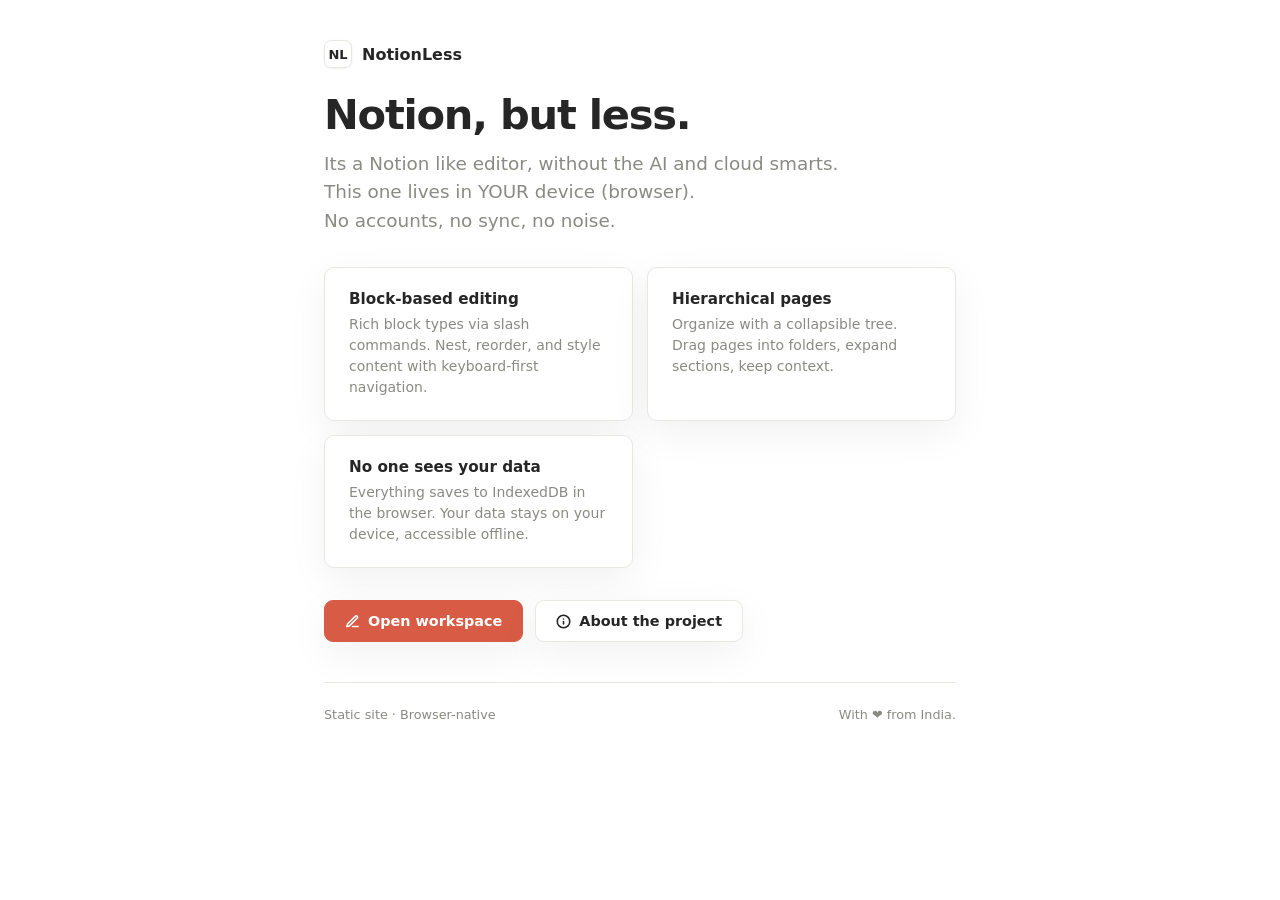
<file: index.html>
<!doctype html>
<html lang="en">
<head>
<meta charset="utf-8">
<meta name="viewport" content="width=device-width,initial-scale=1">
<title>NotionLess</title>
<link rel="preconnect" href="https://esm.sh">
<link rel="stylesheet" href="css/theme.css">
  <link rel="stylesheet" href="https://esm.sh/@blocknote/core@0.51.3/style.css">
  <link rel="stylesheet" href="https://esm.sh/@blocknote/core@0.51.3/fonts/inter.css">
  <script>
    (function () {
      var key = "notion-theme";
      var mode;
      try { mode = localStorage.getItem(key) || "auto"; }
      catch (e) { mode = "auto"; }
      var html = document.documentElement;
      html.removeAttribute("data-theme");
      if (mode === "light") html.setAttribute("data-theme", "light");
      else if (mode === "dark") html.setAttribute("data-theme", "dark");
      else {
        var dark = window.matchMedia && window.matchMedia("(prefers-color-scheme: dark)").matches;
        html.setAttribute("data-theme", dark ? "dark" : "light");
      }
    })();
  </script>
  <style>
  @import url('css/app.css');
  body { overflow:auto; background:var(--bg); }

  .landing {
    max-width:680px;
    margin:0 auto;
    padding:40px 24px;
  }

  .brand-row {
    display:flex;
    align-items:center;
    gap:10px;
    font-weight:700;
    font-size:1rem;
    margin-bottom:24px;
  }
  .brand-mark {
    width:28px;
    height:28px;
    display:grid;
    place-items:center;
    border-radius:7px;
    background:#fff;
    border:1px solid var(--border);
    box-shadow:0 1px 3px rgba(0,0,0,.06);
    font-size:13px;
  }

  .hero {
    margin-bottom:32px;
  }
  h1 {
    font-size:2.6rem;
    font-weight:700;
    letter-spacing:-.03em;
    line-height:1.1;
    margin:0 0 12px;
    color:var(--text);
  }
  .lead {
    font-size:1.15rem;
    line-height:1.55;
    color:var(--muted);
    margin:0;
    max-width:520px;
  }

  .features {
    display:grid;
    gap:14px;
    grid-template-columns: repeat(auto-fit, minmax(240px, 1fr));
    margin-bottom:32px;
  }
  .feature {
    padding:22px 24px;
    border:1px solid var(--border);
    border-radius:var(--radius);
    background:var(--panel);
    box-shadow:var(--shadow);
  }
  .feature h2 {
    font-size:.95rem;
    font-weight:700;
    margin:0 0 6px;
    color:var(--text);
  }
  .feature p {
    font-size:.875rem;
    line-height:1.5;
    color:var(--muted);
    margin:0;
  }

  .nav {
    display:flex;
    gap:12px;
    flex-wrap:wrap;
  }
  .nav a {
    display:inline-flex;
    align-items:center;
    gap:8px;
    padding:12px 20px;
    border:1px solid var(--border);
    border-radius:9px;
    background:var(--panel);
    box-shadow:var(--shadow);
    text-decoration:none;
    color:var(--text);
    font-size:.9rem;
    font-weight:600;
    transition:transform .1s ease, box-shadow .1s ease;
  }
  .nav a:hover {
    transform:translateY(-2px);
    box-shadow:0 16px 44px rgba(0,0,0,.08);
  }
  .nav a.primary {
    background:var(--accent);
    color:#fff;
    border-color:var(--accent);
  }
  .nav a svg {
    width:15px;
    height:15px;
    flex-shrink:0;
  }

  footer {
    margin-top:40px;
    padding-top:24px;
    border-top:1px solid var(--border);
    display:flex;
    justify-content:space-between;
    align-items:center;
    flex-wrap:wrap;
    gap:12px;
  }
  footer p {
    margin:0;
    font-size:.8rem;
    color:var(--muted);
  }
  footer a {
    color:var(--accent);
    text-decoration:none;
    font-size:.8rem;
  }
  footer a:hover { text-decoration:underline; }
</style>
</head>
<body>
<main class="landing" role="main" aria-label="Landing">
  <div class="brand-row" aria-label="NotionLess">
    <div class="brand-mark" aria-hidden="true">NL</div>
    <span>NotionLess</span>
  </div>

  <div class="hero">
    <h1>Notion, but less.</h1>
    <p class="lead">Its a Notion like editor, without the AI and cloud smarts.</p>
    <p class="lead">This one lives in YOUR device (browser).</p>
    <p class="lead"> No accounts, no sync, no noise.</p>
  </div>

  <div class="features">
    <div class="feature">
      <h2>Block-based editing</h2>
      <p>Rich block types via slash commands. Nest, reorder, and style content with keyboard-first navigation.</p>
    </div>
    <div class="feature">
      <h2>Hierarchical pages</h2>
      <p>Organize with a collapsible tree. Drag pages into folders, expand sections, keep context.</p>
    </div>
    <div class="feature">
      <h2>No one sees your data</h2>
      <p>Everything saves to IndexedDB in the browser. Your data stays on your device, accessible offline.</p>
    </div>
  </div>

  <nav class="nav" aria-label="Pages">
    <a href="app.html" class="primary">
      <svg viewBox="0 0 24 24" fill="none" stroke="currentColor" stroke-width="2.5" stroke-linecap="round" stroke-linejoin="round"><path d="M12 20h9"/><path d="M16.5 3.5a2.121 2.121 0 0 1 3 3L7 19l-4 1 1-4L16.5 3.5z"/></svg>
      Open workspace
    </a>
    <a href="about.html">
      <svg viewBox="0 0 24 24" fill="none" stroke="currentColor" stroke-width="2.5" stroke-linecap="round" stroke-linejoin="round"><circle cx="12" cy="12" r="10"/><path d="M12 16v-4"/><path d="M12 8h.01"/></svg>
      About the project
    </a>
  </nav>

  <footer>
    <p>Static site  ·  Browser-native</p>

    <p>With ❤️ from India.</p>
  </footer>
</main>
</body>
</html>
</file>
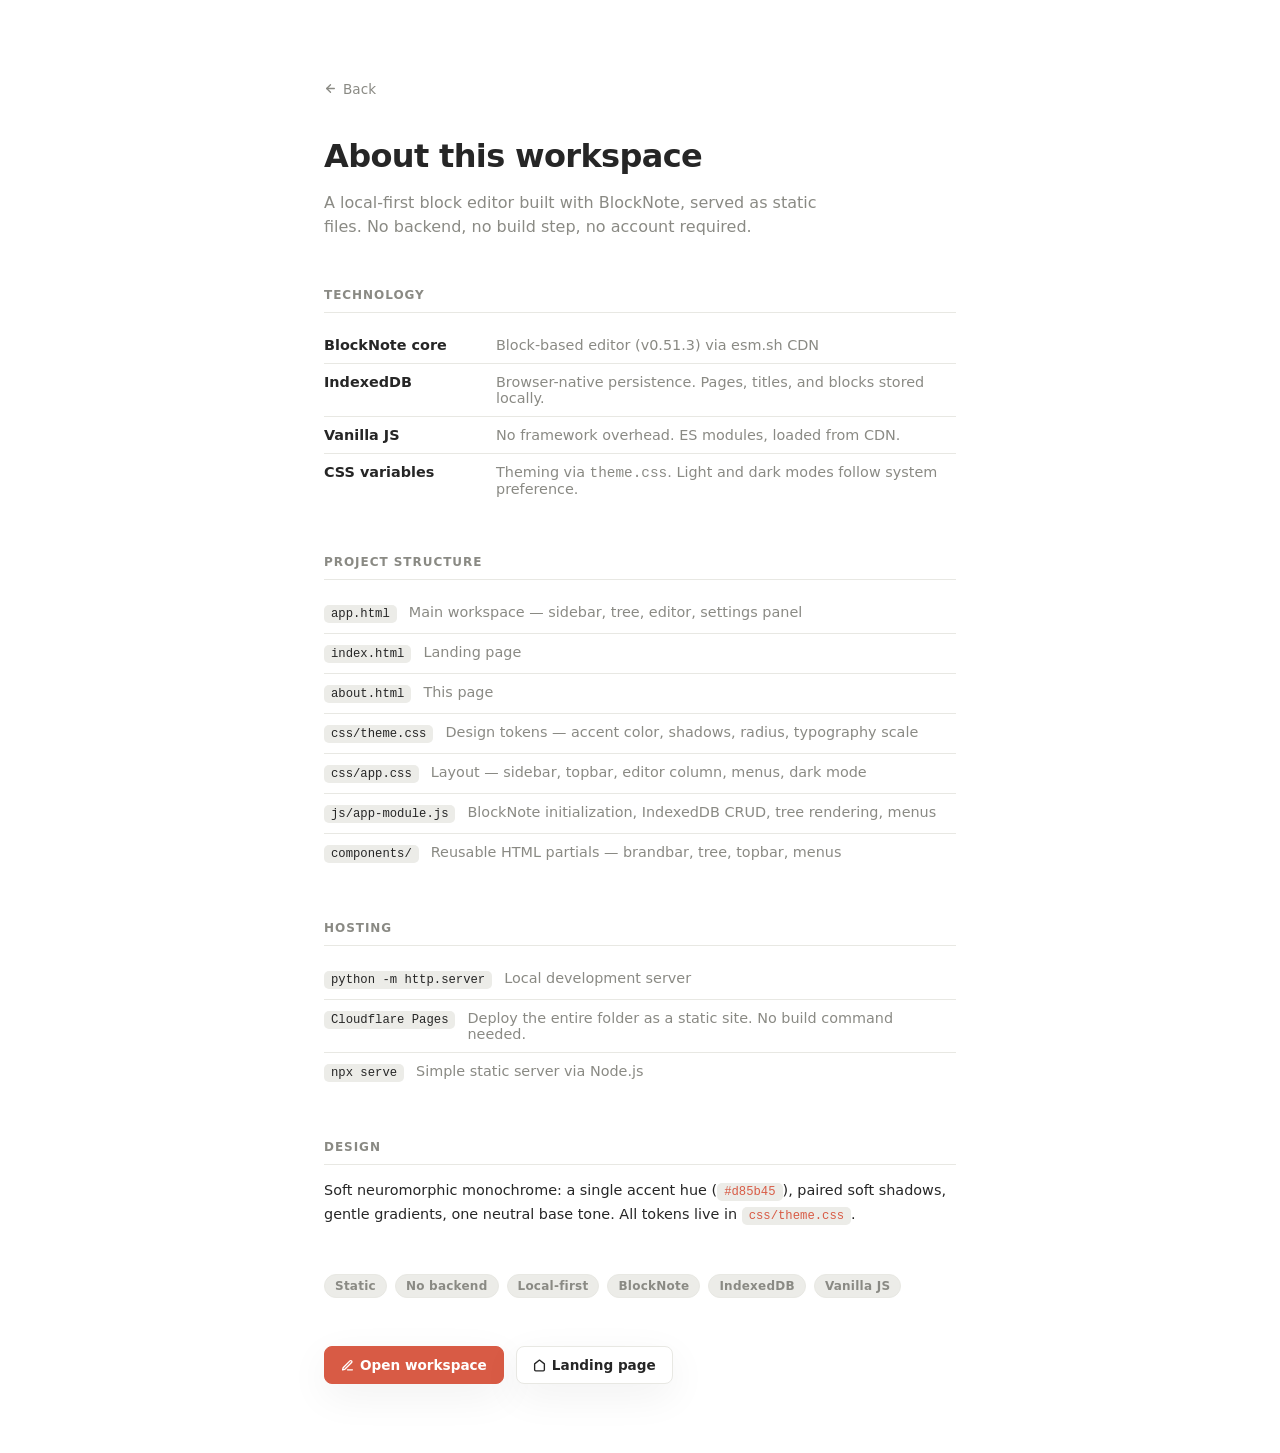
<file: about.html>
<!doctype html>
<html lang="en">
<head>
<meta charset="utf-8">
<meta name="viewport" content="width=device-width,initial-scale=1">
<title>About — NotionLess</title>
<link rel="stylesheet" href="css/theme.css">
  <link rel="stylesheet" href="https://esm.sh/@blocknote/core@0.51.3/style.css">
  <link rel="stylesheet" href="https://esm.sh/@blocknote/core@0.51.3/fonts/inter.css">
  <script>
    (function () {
      var key = "notion-theme";
      var mode;
      try { mode = localStorage.getItem(key) || "auto"; }
      catch (e) { mode = "auto"; }
      var html = document.documentElement;
      html.removeAttribute("data-theme");
      if (mode === "light") html.setAttribute("data-theme", "light");
      else if (mode === "dark") html.setAttribute("data-theme", "dark");
      else {
        var dark = window.matchMedia && window.matchMedia("(prefers-color-scheme: dark)").matches;
        html.setAttribute("data-theme", dark ? "dark" : "light");
      }
    })();
  </script>
  <style>
  @import url('css/app.css');
  body { overflow:auto; background:var(--bg); }

  .about {
    max-width:680px;
    margin:0 auto;
    padding:80px 24px;
  }

  .back-link {
    display:inline-flex;
    align-items:center;
    gap:6px;
    font-size:.85rem;
    color:var(--muted);
    text-decoration:none;
    margin-bottom:40px;
  }
  .back-link:hover { color:var(--accent); }
  .back-link svg { width:13px; height:13px; }

  h1 {
    font-size:2rem;
    font-weight:700;
    letter-spacing:-.02em;
    margin:0 0 16px;
    color:var(--text);
  }
  .subtitle {
    font-size:1rem;
    color:var(--muted);
    line-height:1.55;
    margin:0 0 48px;
    max-width:520px;
  }

  h2 {
    font-size:.75rem;
    font-weight:700;
    text-transform:uppercase;
    letter-spacing:.08em;
    color:var(--muted);
    margin:0 0 14px;
    padding-bottom:10px;
    border-bottom:1px solid var(--border);
  }

  .stack {
    margin-bottom:48px;
  }
  .stack ul {
    list-style:none;
    padding:0;
    margin:0;
  }
  .stack li {
    display:flex;
    align-items:baseline;
    gap:12px;
    padding:10px 0;
    border-bottom:1px solid var(--border);
    font-size:.9rem;
  }
  .stack li:last-child { border-bottom:none; }
  .stack .name {
    font-weight:600;
    color:var(--text);
    min-width:160px;
  }
  .stack .desc {
    color:var(--muted);
  }

  .structure {
    margin-bottom:48px;
  }
  .structure ul {
    list-style:none;
    padding:0;
    margin:0;
  }
  .structure li {
    display:flex;
    align-items:baseline;
    gap:12px;
    padding:10px 0;
    border-bottom:1px solid var(--border);
    font-size:.9rem;
  }
  .structure li:last-child { border-bottom:none; }
  .structure code {
    font-family: ui-monospace, SFMono-Regular, Menlo, monospace;
    font-size:.85em;
    background:var(--hover);
    padding:2px 7px;
    border-radius:5px;
    color:var(--text);
    white-space:nowrap;
  }
  .structure .desc {
    color:var(--muted);
  }

  .hosting {
    margin-bottom:48px;
  }
  .hosting ul {
    list-style:none;
    padding:0;
    margin:0;
  }
  .hosting li {
    display:flex;
    align-items:baseline;
    gap:12px;
    padding:10px 0;
    border-bottom:1px solid var(--border);
    font-size:.9rem;
  }
  .hosting li:last-child { border-bottom:none; }
  .hosting code {
    font-family: ui-monospace, SFMono-Regular, Menlo, monospace;
    font-size:.85em;
    background:var(--hover);
    padding:2px 7px;
    border-radius:5px;
    color:var(--text);
    white-space:nowrap;
  }
  .hosting .desc {
    color:var(--muted);
  }

  .theme-section {
    margin-bottom:48px;
  }
  .theme-section p {
    font-size:.9rem;
    line-height:1.6;
    color:var(--text);
    margin:0;
  }
  .theme-section code {
    font-family: ui-monospace, SFMono-Regular, Menlo, monospace;
    font-size:.85em;
    background:var(--hover);
    padding:2px 7px;
    border-radius:5px;
    color:var(--accent);
  }

  .tags {
    display:flex;
    flex-wrap:wrap;
    gap:8px;
    margin-bottom:48px;
  }
  .tag {
    padding:4px 10px;
    border-radius:999px;
    background:var(--hover);
    border:1px solid var(--border);
    font-size:.75rem;
    color:var(--muted);
    font-weight:600;
    letter-spacing:.02em;
  }

  .nav-links {
    display:flex;
    gap:12px;
    flex-wrap:wrap;
  }
  .nav-links a {
    display:inline-flex;
    align-items:center;
    gap:6px;
    padding:10px 16px;
    border:1px solid var(--border);
    border-radius:8px;
    background:var(--panel);
    box-shadow:var(--shadow);
    text-decoration:none;
    color:var(--text);
    font-size:.85rem;
    font-weight:600;
    transition:transform .1s ease, box-shadow .1s ease;
  }
  .nav-links a:hover {
    transform:translateY(-1px);
    box-shadow:0 12px 36px rgba(0,0,0,.07);
  }
  .nav-links a.primary {
    background:var(--accent);
    color:#fff;
    border-color:var(--accent);
  }
  .nav-links a svg { width:13px; height:13px; }
</style>
</head>
<body>
<main class="about" role="main" aria-label="About">
  <a class="back-link" href="index.html">
    <svg viewBox="0 0 24 24" fill="none" stroke="currentColor" stroke-width="2.5" stroke-linecap="round" stroke-linejoin="round"><path d="M19 12H5"/><path d="M12 19l-7-7 7-7"/></svg>
    Back
  </a>

  <h1>About this workspace</h1>
  <p class="subtitle">A local-first block editor built with BlockNote, served as static files. No backend, no build step, no account required.</p>

  <div class="stack">
    <h2>Technology</h2>
    <ul>
      <li><span class="name">BlockNote core</span><span class="desc">Block-based editor (v0.51.3) via esm.sh CDN</span></li>
      <li><span class="name">IndexedDB</span><span class="desc">Browser-native persistence. Pages, titles, and blocks stored locally.</span></li>
      <li><span class="name">Vanilla JS</span><span class="desc">No framework overhead. ES modules, loaded from CDN.</span></li>
      <li><span class="name">CSS variables</span><span class="desc">Theming via <code>theme.css</code>. Light and dark modes follow system preference.</span></li>
    </ul>
  </div>

  <div class="structure">
    <h2>Project structure</h2>
    <ul>
      <li><code>app.html</code><span class="desc">Main workspace — sidebar, tree, editor, settings panel</span></li>
      <li><code>index.html</code><span class="desc">Landing page</span></li>
      <li><code>about.html</code><span class="desc">This page</span></li>
      <li><code>css/theme.css</code><span class="desc">Design tokens — accent color, shadows, radius, typography scale</span></li>
      <li><code>css/app.css</code><span class="desc">Layout — sidebar, topbar, editor column, menus, dark mode</span></li>
      <li><code>js/app-module.js</code><span class="desc">BlockNote initialization, IndexedDB CRUD, tree rendering, menus</span></li>
      <li><code>components/</code><span class="desc">Reusable HTML partials — brandbar, tree, topbar, menus</span></li>
    </ul>
  </div>

  <div class="hosting">
    <h2>Hosting</h2>
    <ul>
      <li><code>python -m http.server</code><span class="desc">Local development server</span></li>
      <li><code>Cloudflare Pages</code><span class="desc">Deploy the entire folder as a static site. No build command needed.</span></li>
      <li><code>npx serve</code><span class="desc">Simple static server via Node.js</span></li>
    </ul>
  </div>

  <div class="theme-section">
    <h2>Design</h2>
    <p>Soft neuromorphic monochrome: a single accent hue (<code>#d85b45</code>), paired soft shadows, gentle gradients, one neutral base tone. All tokens live in <code>css/theme.css</code>.</p>
  </div>

  <div class="tags">
    <span class="tag">Static</span>
    <span class="tag">No backend</span>
    <span class="tag">Local-first</span>
    <span class="tag">BlockNote</span>
    <span class="tag">IndexedDB</span>
    <span class="tag">Vanilla JS</span>
  </div>

  <div class="nav-links">
    <a href="app.html" class="primary">
      <svg viewBox="0 0 24 24" fill="none" stroke="currentColor" stroke-width="2.5" stroke-linecap="round" stroke-linejoin="round"><path d="M12 20h9"/><path d="M16.5 3.5a2.121 2.121 0 0 1 3 3L7 19l-4 1 1-4L16.5 3.5z"/></svg>
      Open workspace
    </a>
    <a href="index.html">
      <svg viewBox="0 0 24 24" fill="none" stroke="currentColor" stroke-width="2.5" stroke-linecap="round" stroke-linejoin="round"><path d="M3 9l9-7 9 7v11a2 2 0 0 1-2 2H5a2 2 0 0 1-2-2z"/></svg>
      Landing page
    </a>
  </div>
</main>
</body>
</html>
</file>
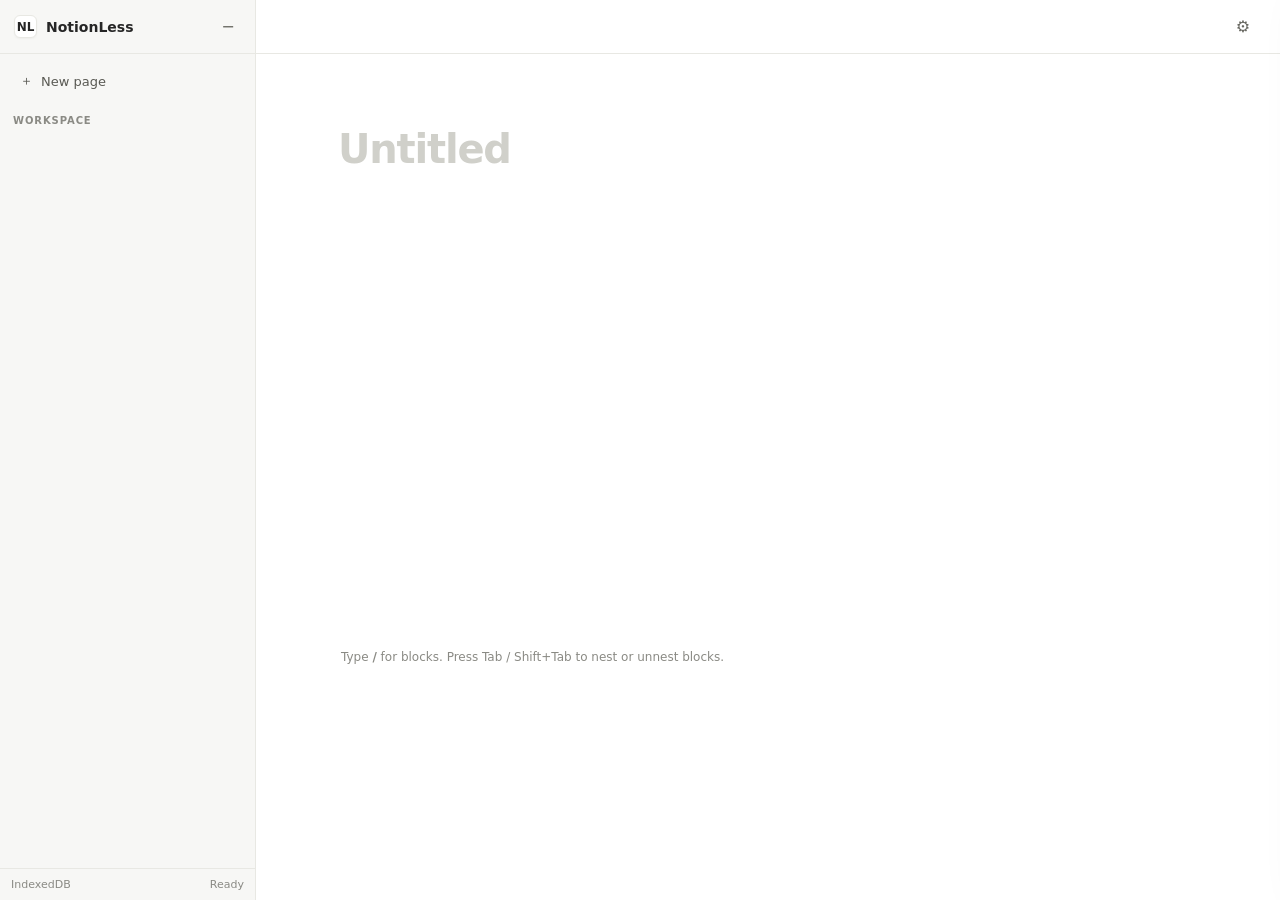
<file: app.html>
<!doctype html>
<html lang="en">
<head>
  <meta charset="utf-8">
  <meta name="viewport" content="width=device-width,initial-scale=1">
  <meta name="theme-color" content="#d85b45">
  <meta name="description" content="A lightweight, block-based note-taking workspace">
  <link rel="manifest" href="manifest.json">
  <link rel="apple-touch-icon" href="icons/icon-192.png">
  <title>NotionLess</title>

  <!-- BlockNote vanilla-JS CSS. The JS below loads BlockNote core from CDN. -->
  <link rel="preconnect" href="https://esm.sh">
  <link rel="stylesheet" href="https://esm.sh/@blocknote/core@0.51.3/style.css">
  <link rel="stylesheet" href="https://esm.sh/@blocknote/core@0.51.3/fonts/inter.css">

    <link rel="stylesheet" href="css/theme.css">
  <link rel="stylesheet" href="css/app.css">

</head>
<body>
  <div class="app">
    <aside class="sidebar">
      <div class="brandbar">
        <div class="brand"><div class="brand-mark">NL</div><span>NotionLess</span></div>
        <div class="toolbar">
          <button class="icon-btn" id="collapseAll" title="Toggle all">−</button>
        </div>
      </div>
      <div class="sidebar-tools">
        <button class="new-page" id="newPageBtn"><span>＋</span><span>New page</span></button>
      </div>
      <div class="sidebar-section">Workspace</div>
      <div id="pageTree"></div>
      <div class="sidebar-footer">
        <span>IndexedDB</span>
        <span id="saveState">Ready</span>
      </div>
    </aside>

    <main class="main">
      <div class="topbar">
        <div class="breadcrumbs" id="breadcrumbs"></div>
        <div class="top-actions">
          <button class="icon-btn mobile-menu-btn" id="mobileMenuBtn" title="Menu" aria-label="Open menu">☰</button>
          <button class="top-action primary" id="saveBtn" style="display:none;">Save</button>
          <button class="icon-btn" id="settingsBtn" title="Settings">⚙</button>
        </div>
      </div>

      <div class="workspace" id="workspace">
        <article class="document">
          <input id="pageTitle" class="page-title" placeholder="Untitled" autocomplete="off" spellcheck="true">
          <div id="editor"></div>
          <div class="hint">Type <strong>/</strong> for blocks. Press Tab / Shift+Tab to nest or unnest blocks.</div>
        </article>
      </div>
    </main>
  </div>

  <div id="mobileBackdrop" class="mobile-backdrop" aria-hidden="true"></div>
  <div id="slashMenu" role="menu" aria-label="Block commands"></div>
  <div id="contextMenu" role="menu" aria-label="Page actions"></div>

  <aside id="settingsPanel" class="settings-panel" aria-label="Settings">
    <div class="settings-header">
      <h2>Settings</h2>
      <button class="icon-btn" id="closeSettings" title="Close">✕</button>
    </div>
    <div class="settings-section">
      <h3>Theme</h3>
      <div class="theme-options">
        <button class="theme-btn" data-theme="light">Light</button>
        <button class="theme-btn" data-theme="dark">Dark</button>
        <button class="theme-btn active" data-theme="auto">Follow system</button>
      </div>
    </div>
    <div class="settings-section">
      <h3>Export / Import</h3>
      <div class="export-grid">
        <button class="action-btn" id="exportProfile">Export whole profile</button>
        <button class="action-btn" id="importProfile">Import profile</button>
        <button class="action-btn" id="exportNote">Export current note</button>
      </div>
      <input type="file" id="importFile" accept=".json" style="display:none;" />
    </div>
    <div class="settings-section">
      <h3>Account state</h3>
      <p class="hint">Profile includes pages, titles, blocks, and meta. Import restores the full workspace.</p>
    </div>
  </aside>

  <script type="module" src="js/app-module.js"></script>
  <script>
    if ('serviceWorker' in navigator) {
      window.addEventListener('load', () => {
        navigator.serviceWorker.register('/sw.js')
          .then((reg) => console.log('SW registered:', reg.scope))
          .catch((err) => console.error('SW registration failed:', err));
      });
    }
  </script>
</body>
</html>
</file>
<file: css/theme.css>
:root {
  --bg: #ffffff;
  --sidebar: #f7f7f5;
  --panel: #ffffff;
  --border: #e8e8e3;
  --text: #262626;
  --muted: #8a8a84;
  --hover: #ecece8;
  --active: #e4e4de;
  --accent: #d85b45;
  --shadow: 0 12px 40px rgba(0,0,0,.06);
  --sidebar-width: 20%;
  --radius: 10px;
}

* { box-sizing: border-box; }
html, body { width:100%; height:100%; margin:0; }
body {
  font-family: Inter, ui-sans-serif, system-ui, -apple-system, BlinkMacSystemFont, "Segoe UI", sans-serif;
  color: var(--text);
  background: var(--bg);
  overflow:hidden;
}
button, input { font: inherit; }
button { border:0; background:none; }
</file>
<file: css/app.css>
.app {
      height:100vh;
      display:grid;
      grid-template-columns: minmax(220px, var(--sidebar-width)) 1fr;
      overflow:hidden;
    }

    /* ---------- Sidebar ---------- */
    .sidebar {
      min-width:0;
      background:var(--sidebar);
      border-right:1px solid var(--border);
      display:flex;
      flex-direction:column;
      overflow:hidden;
    }
    .brandbar {
      height:54px;
      display:flex;
      align-items:center;
      justify-content:space-between;
      gap:8px;
      padding:0 12px 0 14px;
      border-bottom:1px solid var(--border);
    }
    .brand {
      display:flex;
      align-items:center;
      gap:9px;
      min-width:0;
      font-weight:700;
      font-size:14px;
    }
    .brand-mark {
      width:23px;
      height:23px;
      display:grid;
      place-items:center;
      border-radius:6px;
      background:#fff;
      border:1px solid var(--border);
      box-shadow:0 1px 2px rgba(0,0,0,.04);
      font-size:12px;
    }
    .toolbar { display:flex; gap:3px; }
    .icon-btn {
      width:30px;
      height:30px;
      border-radius:7px;
      cursor:pointer;
      color:#66665f;
      display:grid;
      place-items:center;
    }
    .icon-btn:hover { background:var(--hover); color:var(--text); }

    .sidebar-tools {
      padding:10px 10px 5px;
      display:flex;
      gap:6px;
    }
    .new-page {
      flex:1;
      display:flex;
      align-items:center;
      justify-content:flex-start;
      gap:8px;
      height:34px;
      padding:0 10px;
      border-radius:8px;
      cursor:pointer;
      color:#595953;
      font-size:13px;
    }
    .new-page:hover { background:var(--hover); }
    .sidebar-section {
      padding:12px 13px 7px;
      color:var(--muted);
      text-transform:uppercase;
      font-size:10px;
      letter-spacing:.09em;
      font-weight:700;
    }
    #pageTree {
      flex:1;
      overflow:auto;
      padding:0 8px 14px;
    }
    .tree-row {
      display:flex;
      align-items:center;
      gap:5px;
      min-width:0;
      min-height:32px;
      margin:2px 0;
      padding-right:4px;
      border-radius:8px;
      color:#55554f;
      user-select:none;
    }
    .tree-row.active { background:var(--active); color:var(--text); }
    .tree-row:hover:not(.active) { background:var(--hover); }
    .tree-indent { width:18px; flex:0 0 18px; }
    .twisty {
      width:22px;
      height:22px;
      border-radius:5px;
      display:grid;
      place-items:center;
      color:#91918b;
      cursor:pointer;
      flex:0 0 22px;
    }
    .twisty:hover { background:#dfdfda; color:#676761; }
    .twisty.placeholder { cursor:default; }
    .page-emoji { flex:0 0 auto; font-size:14px; }
    .page-link {
      flex:1;
      min-width:0;
      padding:5px 3px;
      overflow:hidden;
      text-overflow:ellipsis;
      white-space:nowrap;
      cursor:pointer;
      font-size:13px;
    }
    .page-more {
      opacity:0;
      width:24px;
      height:24px;
      border-radius:5px;
      cursor:pointer;
      color:#77776f;
      flex:0 0 24px;
    }
    .tree-row:hover .page-more, .tree-row.active .page-more { opacity:1; }
    .page-more:hover { background:#dcdcd6; }

    .sidebar-footer {
      padding:9px 11px;
      border-top:1px solid var(--border);
      font-size:11px;
      color:var(--muted);
      display:flex;
      justify-content:space-between;
      align-items:center;
    }
    #saveState { white-space:nowrap; overflow:hidden; text-overflow:ellipsis; }

    /* ---------- Main ---------- */
    .main {
      min-width:0;
      display:flex;
      flex-direction:column;
      background:var(--bg);
      overflow:hidden;
    }
    .topbar {
      height:54px;
      flex:0 0 54px;
      display:flex;
      align-items:center;
      justify-content:space-between;
      gap:16px;
      padding:0 22px;
      border-bottom:1px solid var(--border);
    }
    .breadcrumbs {
      display:flex;
      gap:6px;
      align-items:center;
      min-width:0;
      font-size:12px;
      color:var(--muted);
    }
    .breadcrumbs span { overflow:hidden; text-overflow:ellipsis; white-space:nowrap; }
    .crumb-current { color:#55554f; }
    .top-actions { display:flex; align-items:center; gap:7px; }
    .top-action {
      height:30px;
      padding:0 10px;
      border-radius:7px;
      border:1px solid var(--border);
      color:#66665f;
      background:var(--bg);
      cursor:pointer;
      font-size:12px;
    }
    .top-action:hover { background:var(--hover); }
    .top-action.primary { background:var(--accent); color:#fff; border-color:var(--accent); }
    .top-action.primary:hover { opacity:0.9; }

    .workspace {
      flex:1;
      min-height:0;
      overflow:auto;
    }
    .document {
      width:min(860px, calc(100% - 80px));
      margin:0 auto;
      padding:72px 0 120px;
    }
    .page-title {
      width:100%;
      border:0;
      outline:0;
      font-size:40px;
      line-height:1.15;
      font-weight:700;
      letter-spacing:-.03em;
      color:#20201e;
      margin:0 0 24px;
      padding:0;
      background:transparent;
    }
    .page-title::placeholder { color:#d0d0ca; }

    #editor {
      position:relative;
      min-height:450px;
    }
    /* Let BlockNote span our content column cleanly. */
    .bn-container, .bn-editor { max-width:none !important; }

    /* A little more Notion-like air around blocks. */
    .bn-block-content { font-size:16px; line-height:1.62; }

    /* ---------- Slash menu ---------- */
    #slashMenu {
      position:fixed;
      width:300px;
      max-height:340px;
      overflow:auto;
      z-index:1000;
      background:var(--panel);
      border:1px solid var(--border);
      border-radius:10px;
      box-shadow:var(--shadow);
      padding:6px;
      display:none;
    }
    #slashMenu.open { display:block; }
    .slash-header { padding:7px 9px 6px; font-size:11px; color:#999990; }
    .slash-item {
      display:flex;
      align-items:center;
      gap:10px;
      width:100%;
      padding:8px;
      border-radius:7px;
      cursor:pointer;
      text-align:left;
    }
    .slash-item:hover, .slash-item.selected { background:#f0f0ec; }
    .slash-icon {
      width:30px; height:30px; border:1px solid var(--border);
      border-radius:7px; display:grid; place-items:center;
      font-size:12px; font-weight:700; color:#66665e; background:#fff;
    }
    .slash-copy { min-width:0; }
    .slash-label { font-size:13px; color:#343430; }
    .slash-desc { font-size:11px; color:#999990; margin-top:1px; }

    /* ---------- Context menu ---------- */
    #contextMenu {
      position:fixed;
      z-index:1200;
      width:185px;
      background:var(--panel);
      border:1px solid var(--border);
      border-radius:9px;
      box-shadow:var(--shadow);
      padding:5px;
      display:none;
    }
    #contextMenu.open { display:block; }
    .context-item {
      width:100%; text-align:left; padding:8px 9px; border-radius:6px;
      cursor:pointer; font-size:12px; color:#44443f;
    }
    .context-item:hover { background:#f0f0ec; }
    .context-danger { color:#b33f31; }

    .hint {
      margin-top:26px;
      color:#adada6;
      font-size:12px;
      padding-left:3px;
    }

    @media (max-width: 820px) {
      .app { grid-template-columns: 260px 1fr; }
      .document { width:calc(100% - 40px); padding-top:40px; }
      .page-title { font-size:33px; }
    }

.mobile-menu-btn { display:none; }
    /* Mobile responsive */
    @media (max-width: 768px) {
      .mobile-menu-btn { display:grid; }
      .app { grid-template-columns: 1fr; position:relative; }
      .sidebar {
        position:fixed; top:0; left:0; z-index:110; width: min(85vw, 280px); height:100vh;
        transform: translateX(-110%); transition: transform .25s ease;
        border-right:1px solid var(--border); box-shadow: 8px 0 30px rgba(0,0,0,.08);
      }
      .sidebar.open { transform: translateX(0); }
      .main { min-width:0; }
      .document { width:calc(100% - 24px); padding:56px 12px 80px; }
      .page-title { font-size:28px; }
      .topbar { padding:0 14px; gap:10px; }
      .breadcrumbs span { max-width:120px; }
    }
  
.mobile-backdrop {
  display:none; position:fixed; inset:0; z-index:105; background:rgba(0,0,0,.25);
}
@media (max-width: 768px) {
  .mobile-backdrop.open { display:block; }
}
  
/* ---------- Settings panel ---------- */
.settings-panel {
  position: fixed; top: 0; right: 0; width: 360px; max-width: 92vw; height: 100vh;
  background: var(--panel); border-left: 1px solid var(--border);
  box-shadow: -12px 0 40px rgba(0,0,0,.08); transform: translateX(110%); transition: transform .25s ease;
  z-index: 100; padding: 20px 24px; overflow-y: auto; display: flex; flex-direction: column; gap: 18px;
}
.settings-panel.open { transform: translateX(0); }
.settings-header { display: flex; align-items: center; justify-content: space-between; }
.settings-header h2 { margin: 0; font-size: 18px; font-weight: 700; }
.settings-section h3 { margin: 0 0 10px; font-size: 13px; text-transform: uppercase; letter-spacing: .06em; color: var(--muted); }
.theme-options { display: flex; gap: 8px; }
.theme-btn { padding: 8px 14px; border-radius: 8px; border: 1px solid var(--border); background: var(--bg); color: var(--text); cursor: pointer; font-size: 13px; }
.theme-btn.active { background: var(--accent); color: #fff; border-color: var(--accent); }
.theme-btn:hover:not(.active) { background: var(--hover); }
.export-grid { display: flex; flex-wrap: wrap; gap: 8px; }
.action-btn { padding: 8px 12px; border-radius: 8px; border: 1px solid var(--border); background: var(--bg); color: var(--text); cursor: pointer; font-size: 13px; }
.action-btn:hover { background: var(--hover); }
.hint { color: var(--muted); font-size: 12px; margin: 4px 0 0; }

/* ---------- Dark theme ---------- */
html[data-theme="dark"], html[data-theme="dark"] body {
  --bg: #18181b; --sidebar: #222228; --panel: #1c1c21; --border: #2a2a2f;
  --text: #e8e8ef; --muted: #a7a7a3; --hover: #2a2a30; --active: #32323a;
  --shadow: 0 12px 40px rgba(0,0,0,.25);
}
html[data-theme="dark"] .brand-mark { background: #26262c; border-color: #333; }
html[data-theme="dark"] .new-page { color: #ddd; }
html[data-theme="dark"] .sidebar-section { color: #9e9e99; }
html[data-theme="dark"] .page-title { color: var(--text); }
html[data-theme="dark"] .page-title::placeholder { color: #555; }
html[data-theme="dark"] .crumb-current { color: var(--text); }
html[data-theme="dark"] .twisty:hover { background: var(--hover); color: var(--text); }
html[data-theme="dark"] .page-more:hover { background: var(--hover); }
html[data-theme="dark"] .slash-item:hover, html[data-theme="dark"] .slash-item.selected { background: var(--hover); }
html[data-theme="dark"] .slash-icon { background: var(--bg); color: var(--text); border-color: var(--border); }
html[data-theme="dark"] .slash-label { color: var(--text); }
html[data-theme="dark"] .context-item:hover { background: var(--hover); }

/* ---------- Save button visibility ---------- */
#saveBtn { display: none; }
#saveBtn.visible { display: inline-block; }
</file>
